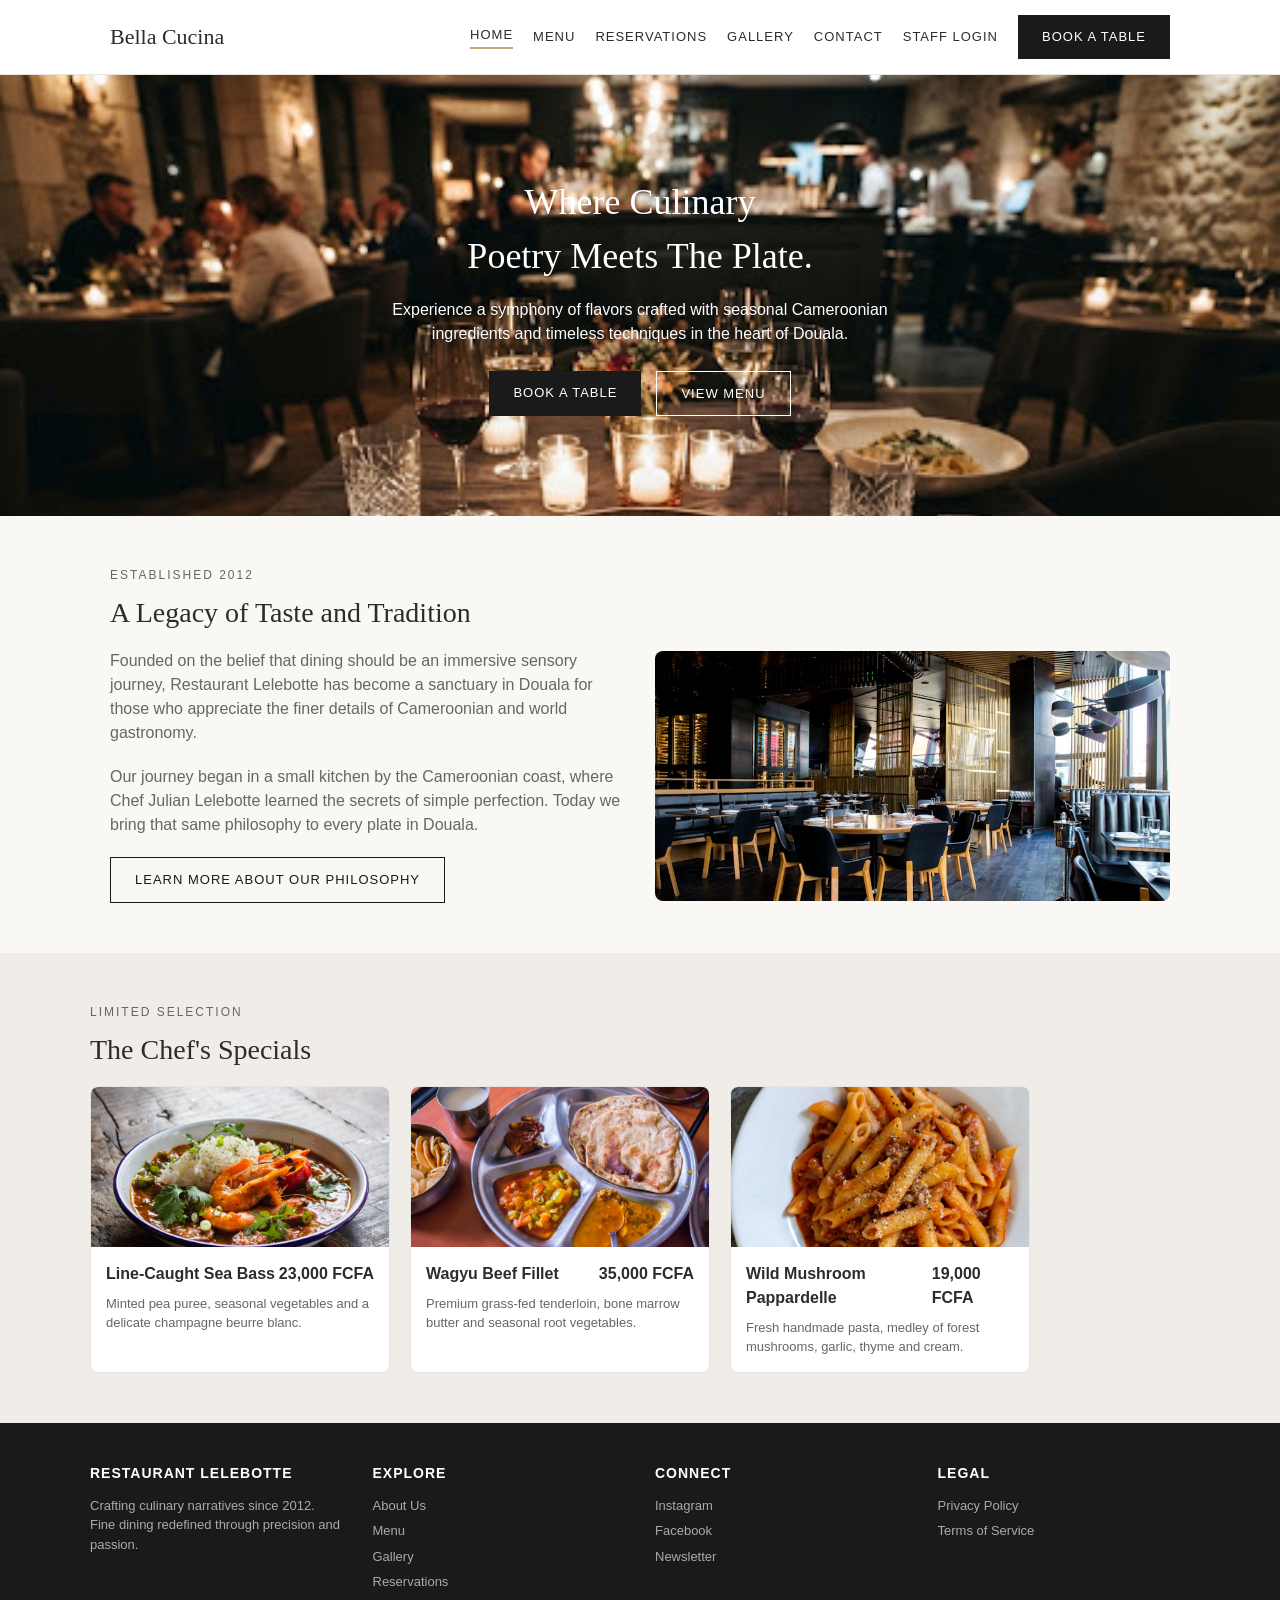
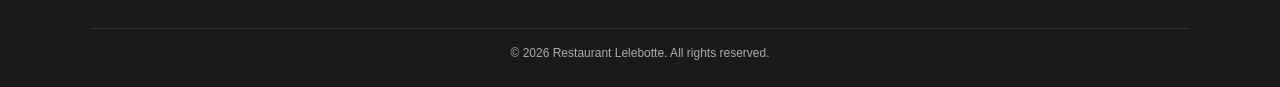
<file: index.html>
<!DOCTYPE html>
<html lang="en">

<head>
  <meta charset="UTF-8">
  <meta name="viewport" content="width=device-width, initial-scale=1.0">
  <title>Bella Cucina - Home</title>
  <link rel="stylesheet" href="style/reset.css">
  <link rel="stylesheet" href="style/general.css">
  <link rel="stylesheet" href="style/responsive.css">
</head>

<body>
  <div id="site-header"></div>

  <section class="hero">
    <h1>Where Culinary<br>Poetry Meets The Plate.</h1>
    <p>Experience a symphony of flavors crafted with seasonal Cameroonian ingredients and timeless techniques in the
      heart of Douala.</p>
    <div class="hero-buttons">
      <a href="pages/reservations.html" class="btn">Book a Table</a>
      <a href="pages/menu.html" class="btn btn-outline" style="border-color: white; color: white;">View Menu</a>
    </div>
  </section>

  <section class="section">
    <p class="section-label">Established 2012</p>
    <h2 class="section-title">A Legacy of Taste and Tradition</h2>
    <div class="story">
      <div class="story-content">
        <p class="section-text">
          Founded on the belief that dining should be an immersive sensory journey, Restaurant Lelebotte has become a
          sanctuary in Douala for those who appreciate the finer details of Cameroonian and world gastronomy.
        </p>
        <p class="section-text">
          Our journey began in a small kitchen by the Cameroonian coast, where Chef Julian Lelebotte learned the secrets
          of simple perfection. Today we bring that same philosophy to every plate in Douala.
        </p>
        <a href="pages/about.html" class="btn btn-outline">Learn more about our philosophy</a>
      </div>
      <div class="story-images">
        <img src="images/interior1.jpg" alt="Restaurant interior">
      </div>
    </div>
  </section>

  <section class="section" style="background-color: #f0ede8; max-width: 100%;">
    <div style="max-width: 1100px; margin: 0 auto;">
      <p class="section-label">Limited Selection</p>
      <h2 class="section-title">The Chef's Specials</h2>
      <div class="menu-grid">
        <div class="menu-item">
          <img src="images/food5.jpg" alt="Sea Bass">
          <div class="menu-item-body">
            <div class="menu-item-header">
              <h3>Line-Caught Sea Bass</h3>
              <span class="menu-item-price">23,000 FCFA</span>
            </div>
            <p>Minted pea puree, seasonal vegetables and a delicate champagne beurre blanc.</p>
          </div>
        </div>
        <div class="menu-item">
          <img src="images/steak.jpg" alt="Wagyu Beef">
          <div class="menu-item-body">
            <div class="menu-item-header">
              <h3>Wagyu Beef Fillet</h3>
              <span class="menu-item-price">35,000 FCFA</span>
            </div>
            <p>Premium grass-fed tenderloin, bone marrow butter and seasonal root vegetables.</p>
          </div>
        </div>
        <div class="menu-item">
          <img src="images/pasta.jpg" alt="Pasta">
          <div class="menu-item-body">
            <div class="menu-item-header">
              <h3>Wild Mushroom Pappardelle</h3>
              <span class="menu-item-price">19,000 FCFA</span>
            </div>
            <p>Fresh handmade pasta, medley of forest mushrooms, garlic, thyme and cream.</p>
          </div>
        </div>
      </div>
    </div>
  </section>

  <div id="site-footer"></div>

  <script src="js/layout.js"></script>
  <script src="js/main.js"></script>
  <script src="js/header.js"></script>
</body>

</html>
</file>
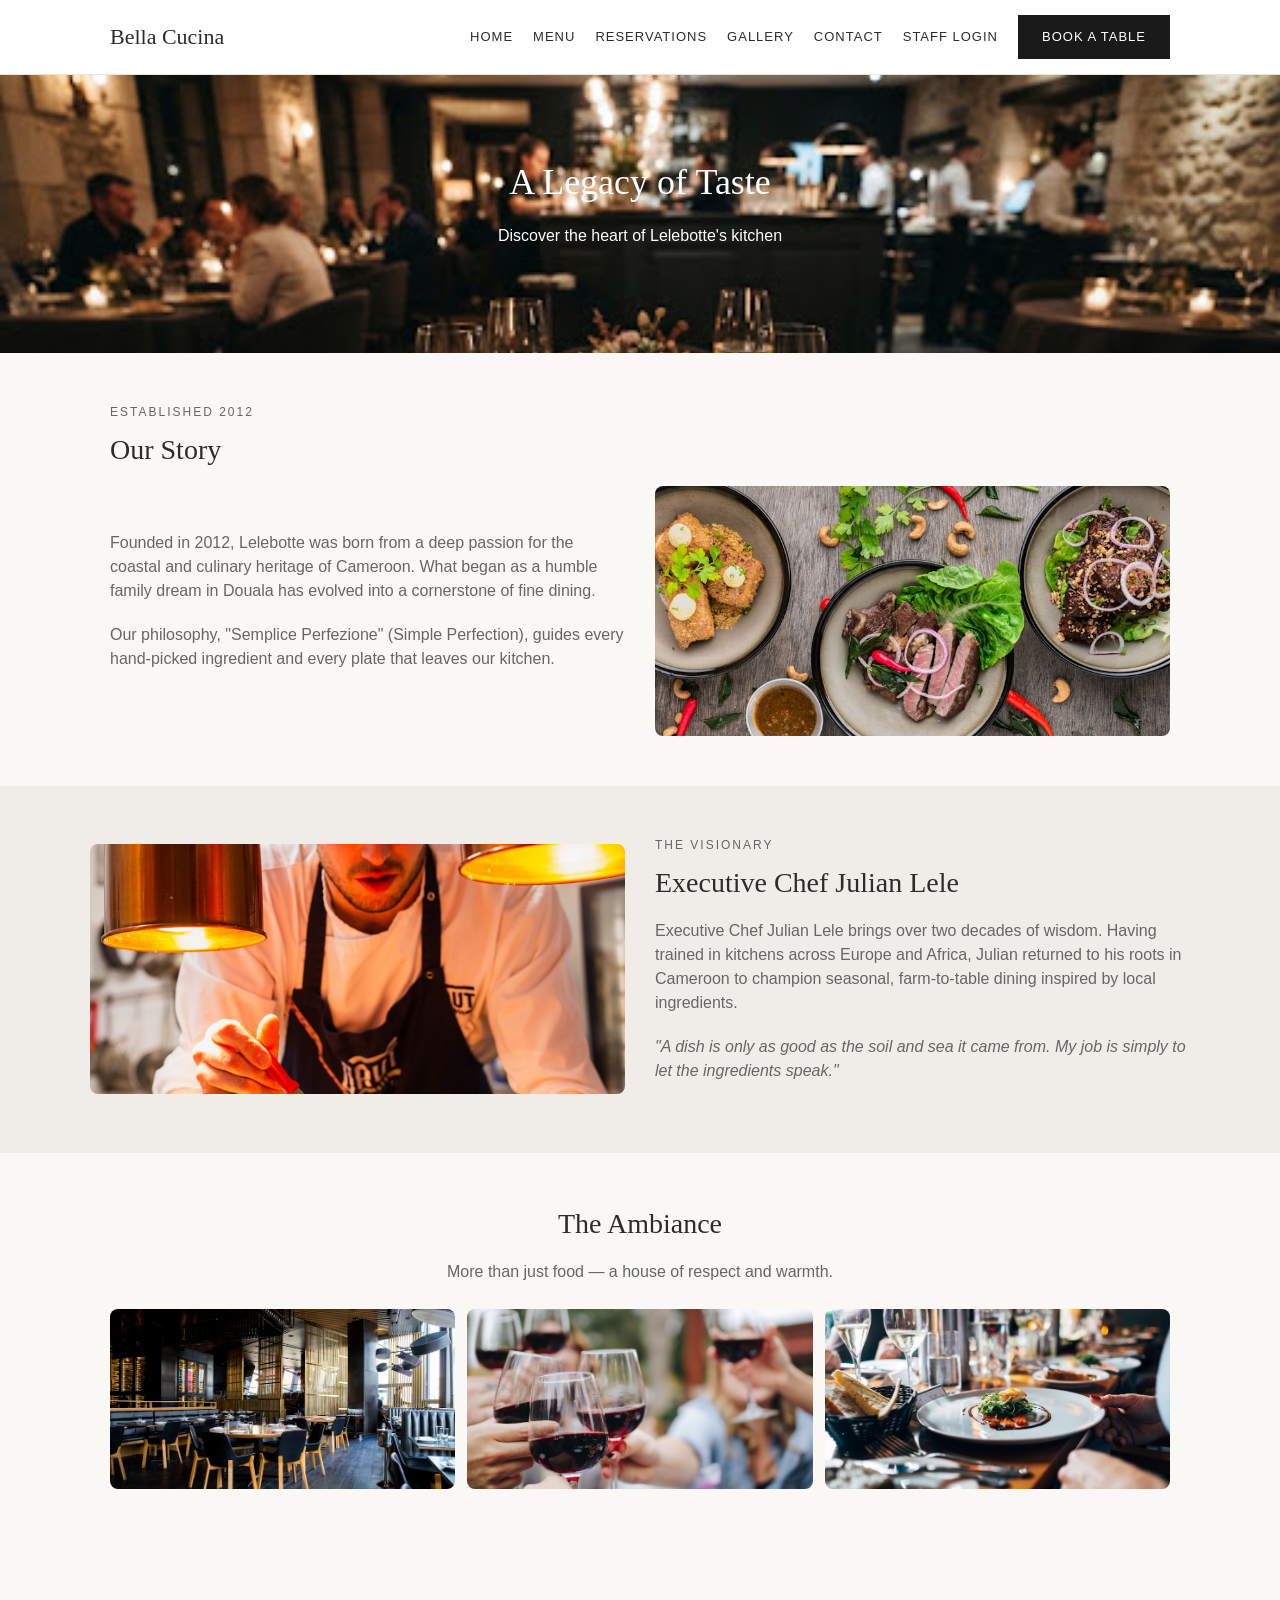
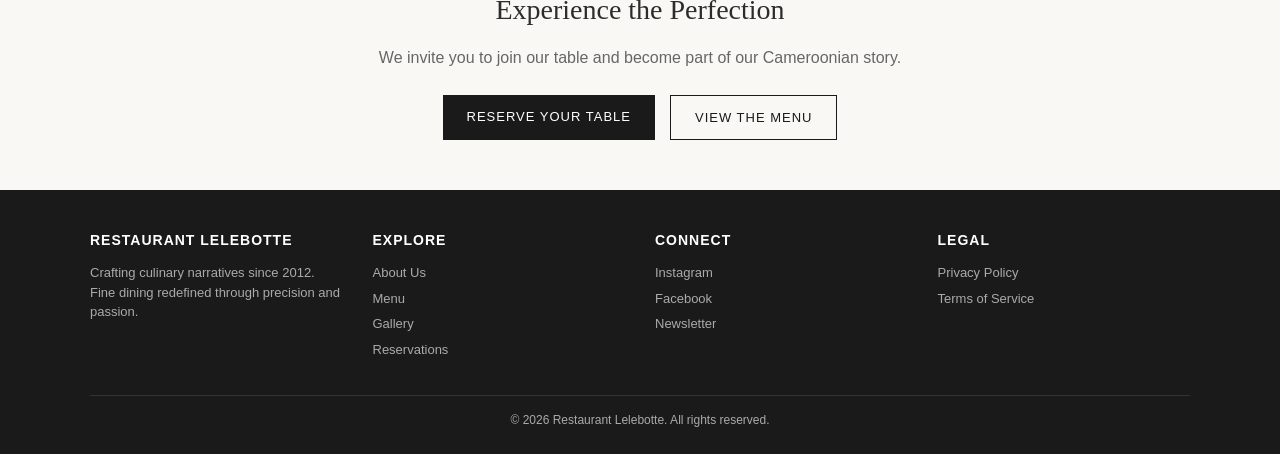
<file: pages/about.html>
<!DOCTYPE html>
<html lang="en">

<head>
  <meta charset="UTF-8">
  <meta name="viewport" content="width=device-width, initial-scale=1.0">
  <title>About Us -Bella Cucina</title>
  <link rel="stylesheet" href="../style/reset.css">
  <link rel="stylesheet" href="../style/general.css">
  <link rel="stylesheet" href="../style/responsive.css">
</head>

<body>

  <!-- Header is injected by js/layout.js -->
  <div id="site-header"></div>

  <section class="hero" style="padding: 80px 20px;">
    <h1>A Legacy of Taste</h1>
    <p>Discover the heart of Lelebotte's kitchen</p>
  </section>

  <section class="section">
    <p class="section-label">Established 2012</p>
    <h2 class="section-title">Our Story</h2>
    <div class="story">
      <div class="story-content">
        <p class="section-text">
          Founded in 2012, Lelebotte was born from a deep passion for the coastal and culinary heritage of Cameroon.
          What began as a humble family dream in Douala has evolved into a cornerstone of fine dining.
        </p>
        <p class="section-text">
          Our philosophy, "Semplice Perfezione" (Simple Perfection), guides every hand-picked ingredient and every plate
          that leaves our kitchen.
        </p>
      </div>
      <div class="story-images">
        <img src="../images/food2.jpg" alt="Signature dish">
      </div>
    </div>
  </section>

  <section class="section" style="background-color: #f0ede8; max-width: 100%;">
    <div style="max-width: 1100px; margin: 0 auto;">
      <div class="story">
        <div class="story-images">
          <img src="../images/chef.jpg" alt="Chef Julian Lele">
        </div>
        <div class="story-content">
          <p class="section-label">The Visionary</p>
          <h2 class="section-title">Executive Chef Julian Lele</h2>
          <p class="section-text">
            Executive Chef Julian Lele brings over two decades of wisdom. Having trained in kitchens across Europe and
            Africa, Julian returned to his roots in Cameroon to champion seasonal, farm-to-table dining inspired by
            local ingredients.
          </p>
          <p class="section-text" style="font-style: italic;">
            "A dish is only as good as the soil and sea it came from. My job is simply to let the ingredients speak."
          </p>
        </div>
      </div>
    </div>
  </section>

  <section class="section">
    <h2 class="section-title text-center">The Ambiance</h2>
    <p class="section-text text-center" style="margin: 0 auto 25px;">
      More than just food — a house of respect and warmth.
    </p>
    <div class="gallery-grid">
      <img src="../images/interior1.jpg" alt="Main dining hall">
      <img src="../images/wine.jpg" alt="Wine cellar">
      <img src="../images/interior3.jpg" alt="Private seating">
    </div>
  </section>

  <section class="section text-center">
    <h2 class="section-title">Experience the Perfection</h2>
    <p class="section-text" style="margin: 0 auto 25px;">
      We invite you to join our table and become part of our Cameroonian story.
    </p>
    <div class="hero-buttons">
      <a href="reservations.html" class="btn">Reserve Your Table</a>
      <a href="menu.html" class="btn btn-outline">View the Menu</a>
    </div>
  </section>

  <!-- Footer is injected by js/layout.js -->
  <div id="site-footer"></div>

  <script src="../js/layout.js"></script>
  <script src="../js/main.js"></script>
</body>

</html>
</file>
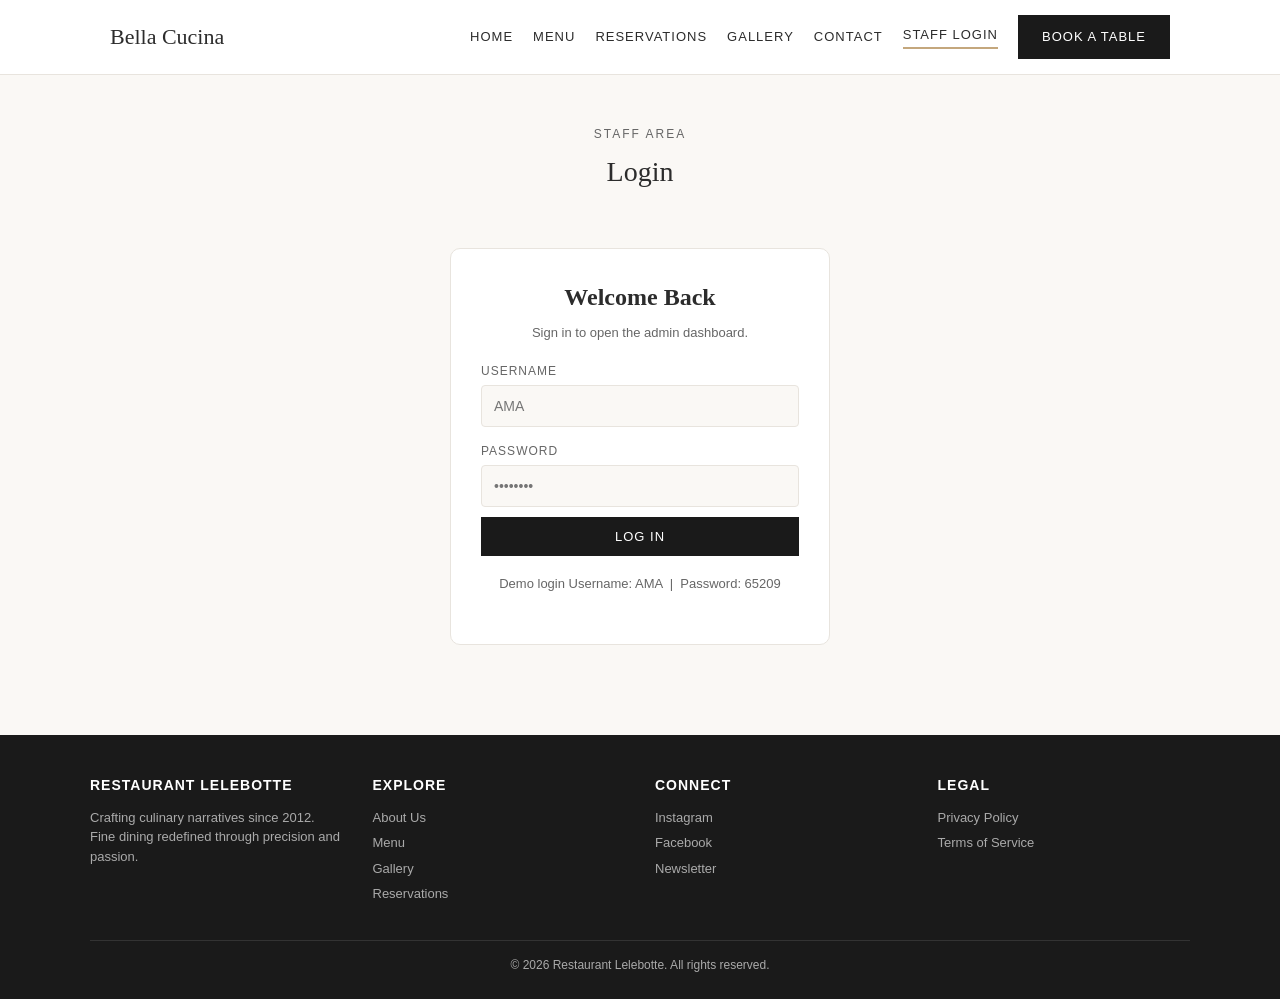
<file: pages/admin.html>
<!DOCTYPE html>
<html lang="en">

<head>
  <meta charset="UTF-8">
  <meta name="viewport" content="width=device-width, initial-scale=1.0">
  <title>Admin Dashboard - Bella Cucina</title>
  <link rel="stylesheet" href="../style/reset.css">
  <link rel="stylesheet" href="../style/general.css">
  <link rel="stylesheet" href="../style/responsive.css">
</head>

<body>

  <div id="site-header"></div>

  <section class="section">
    <div class="admin-header">
      <div>
        <p class="section-label">Staff Area</p>
        <h1 class="section-title">Reservations Dashboard</h1>
      </div>
      <button id="logout-btn" class="btn btn-outline">Log Out</button>
    </div>

    <div class="admin-summary" id="admin-summary"></div>

    <div id="admin-list"></div>
  </section>

  <div id="site-footer"></div>

  <script src="../js/layout.js"></script>
  <script src="../js/admin.js"></script>
</body>

</html>
</file>
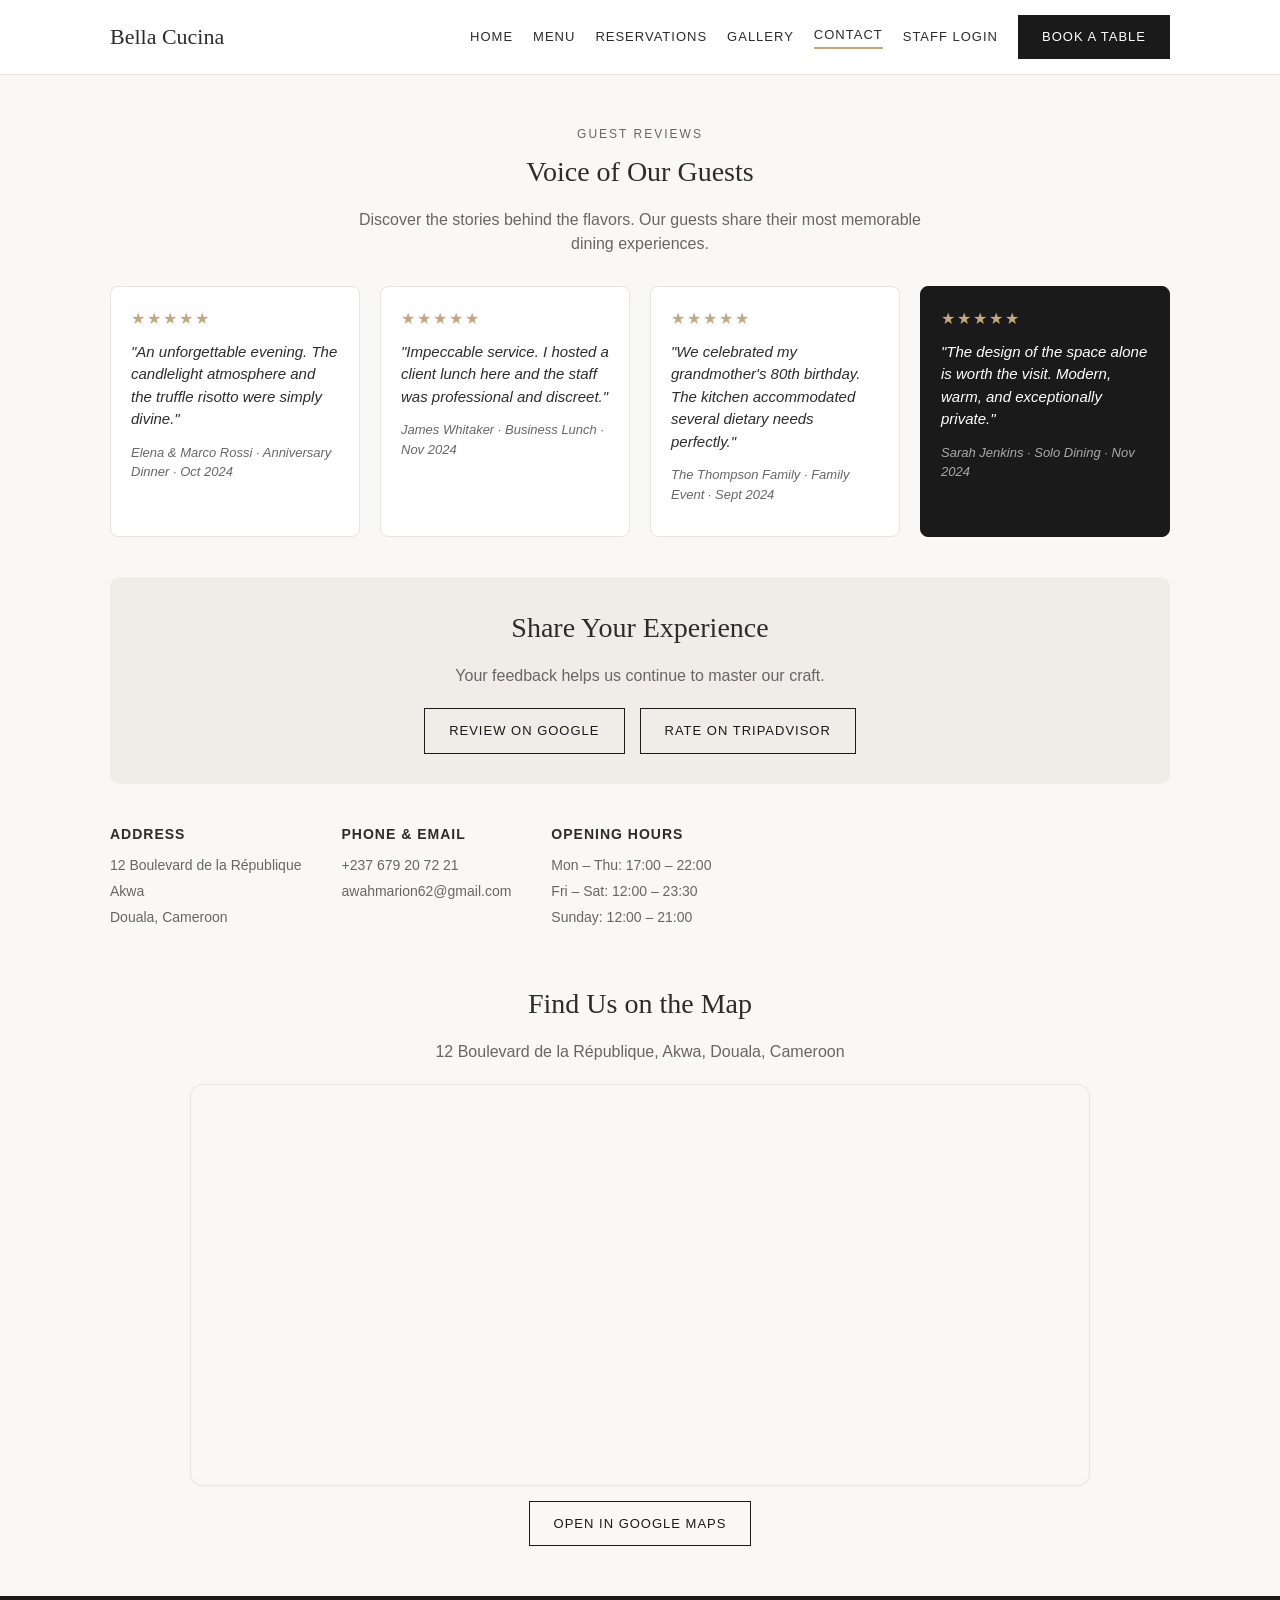
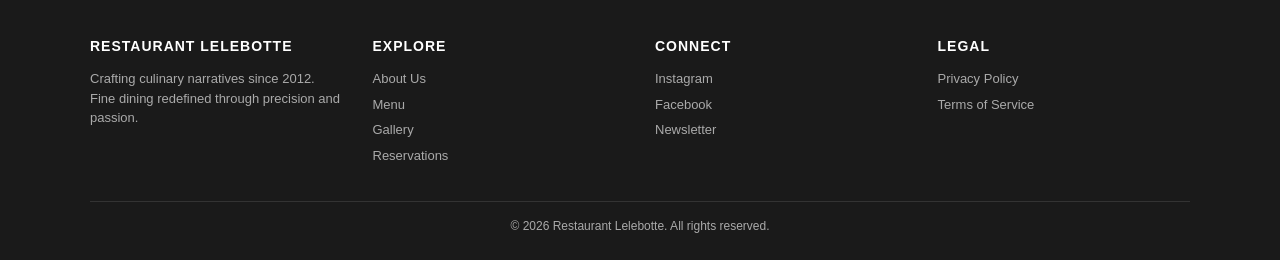
<file: pages/contact.html>
<!DOCTYPE html>
<html lang="en">

<head>
  <meta charset="UTF-8">
  <meta name="viewport" content="width=device-width, initial-scale=1.0">
  <title>Contact - Bella Cucina</title>
  <link rel="stylesheet" href="../style/reset.css">
  <link rel="stylesheet" href="../style/general.css">
  <link rel="stylesheet" href="../style/responsive.css">
</head>

<body>


  <div id="site-header"></div>

  <section class="section">
    <p class="section-label text-center">Guest Reviews</p>
    <h1 class="section-title text-center">Voice of Our Guests</h1>
    <p class="section-text text-center" style="margin: 0 auto 30px;">
      Discover the stories behind the flavors. Our guests share their most memorable dining experiences.
    </p>

    <div class="testimonial-grid">
      <div class="testimonial">
        <div class="stars">★★★★★</div>
        <p>"An unforgettable evening. The candlelight atmosphere and the truffle risotto were simply divine."</p>
        <p class="author">Elena & Marco Rossi · Anniversary Dinner · Oct 2024</p>
      </div>
      <div class="testimonial">
        <div class="stars">★★★★★</div>
        <p>"Impeccable service. I hosted a client lunch here and the staff was professional and discreet."</p>
        <p class="author">James Whitaker · Business Lunch · Nov 2024</p>
      </div>
      <div class="testimonial">
        <div class="stars">★★★★★</div>
        <p>"We celebrated my grandmother's 80th birthday. The kitchen accommodated several dietary needs perfectly."</p>
        <p class="author">The Thompson Family · Family Event · Sept 2024</p>
      </div>
      <div class="testimonial dark">
        <div class="stars">★★★★★</div>
        <p>"The design of the space alone is worth the visit. Modern, warm, and exceptionally private."</p>
        <p class="author">Sarah Jenkins · Solo Dining · Nov 2024</p>
      </div>
    </div>

    <div style="text-align: center; margin-top: 40px; padding: 30px; background-color: #f0ede8; border-radius: 10px;">
      <h2 class="section-title">Share Your Experience</h2>
      <p class="section-text" style="margin: 0 auto 20px;">Your feedback helps us continue to master our craft.</p>
      <div class="hero-buttons">
        <a href="#" class="btn btn-outline">Review on Google</a>
        <a href="#" class="btn btn-outline">Rate on TripAdvisor</a>
      </div>
    </div>

    <div class="contact-info">
      <div class="contact-block">
        <h3>Address</h3>
        <p>12 Boulevard de la République</p>
        <p>Akwa</p>
        <p>Douala, Cameroon</p>
      </div>
      <div class="contact-block">
        <h3>Phone & Email</h3>
        <p>+237 679 20 72 21</p>
        <p>awahmarion62@gmail.com</p>
      </div>
      <div class="contact-block">
        <h3>Opening Hours</h3>
        <p>Mon – Thu: 17:00 – 22:00</p>
        <p>Fri – Sat: 12:00 – 23:30</p>
        <p>Sunday: 12:00 – 21:00</p>
      </div>
    </div>

    <div class="map-section">
      <h2 class="section-title text-center">Find Us on the Map</h2>
      <p class="section-text text-center" style="margin: 0 auto 20px;">
        12 Boulevard de la République, Akwa, Douala, Cameroon
      </p>
      <div class="map-container">
        <iframe
          src="https://maps.google.com/maps?q=Boulevard+de+la+République,+Akwa,+Douala,+Cameroon&t=&z=15&ie=UTF8&iwloc=&output=embed"
          width="100%" height="400" style="border:0;" allowfullscreen="" loading="lazy"
          referrerpolicy="no-referrer-when-downgrade">
        </iframe>
      </div>
      <p class="text-center" style="margin-top: 15px;">
        <a href="https://www.google.com/maps/search/?api=1&query=Boulevard+de+la+République,+Akwa,+Douala,+Cameroon"
          target="_blank" class="btn btn-outline">
          Open in Google Maps
        </a>
      </p>
    </div>

  </section>


  <div id="site-footer"></div>

  <script src="../js/layout.js"></script>
  <script src="../js/main.js"></script>
</body>

</html>
</file>
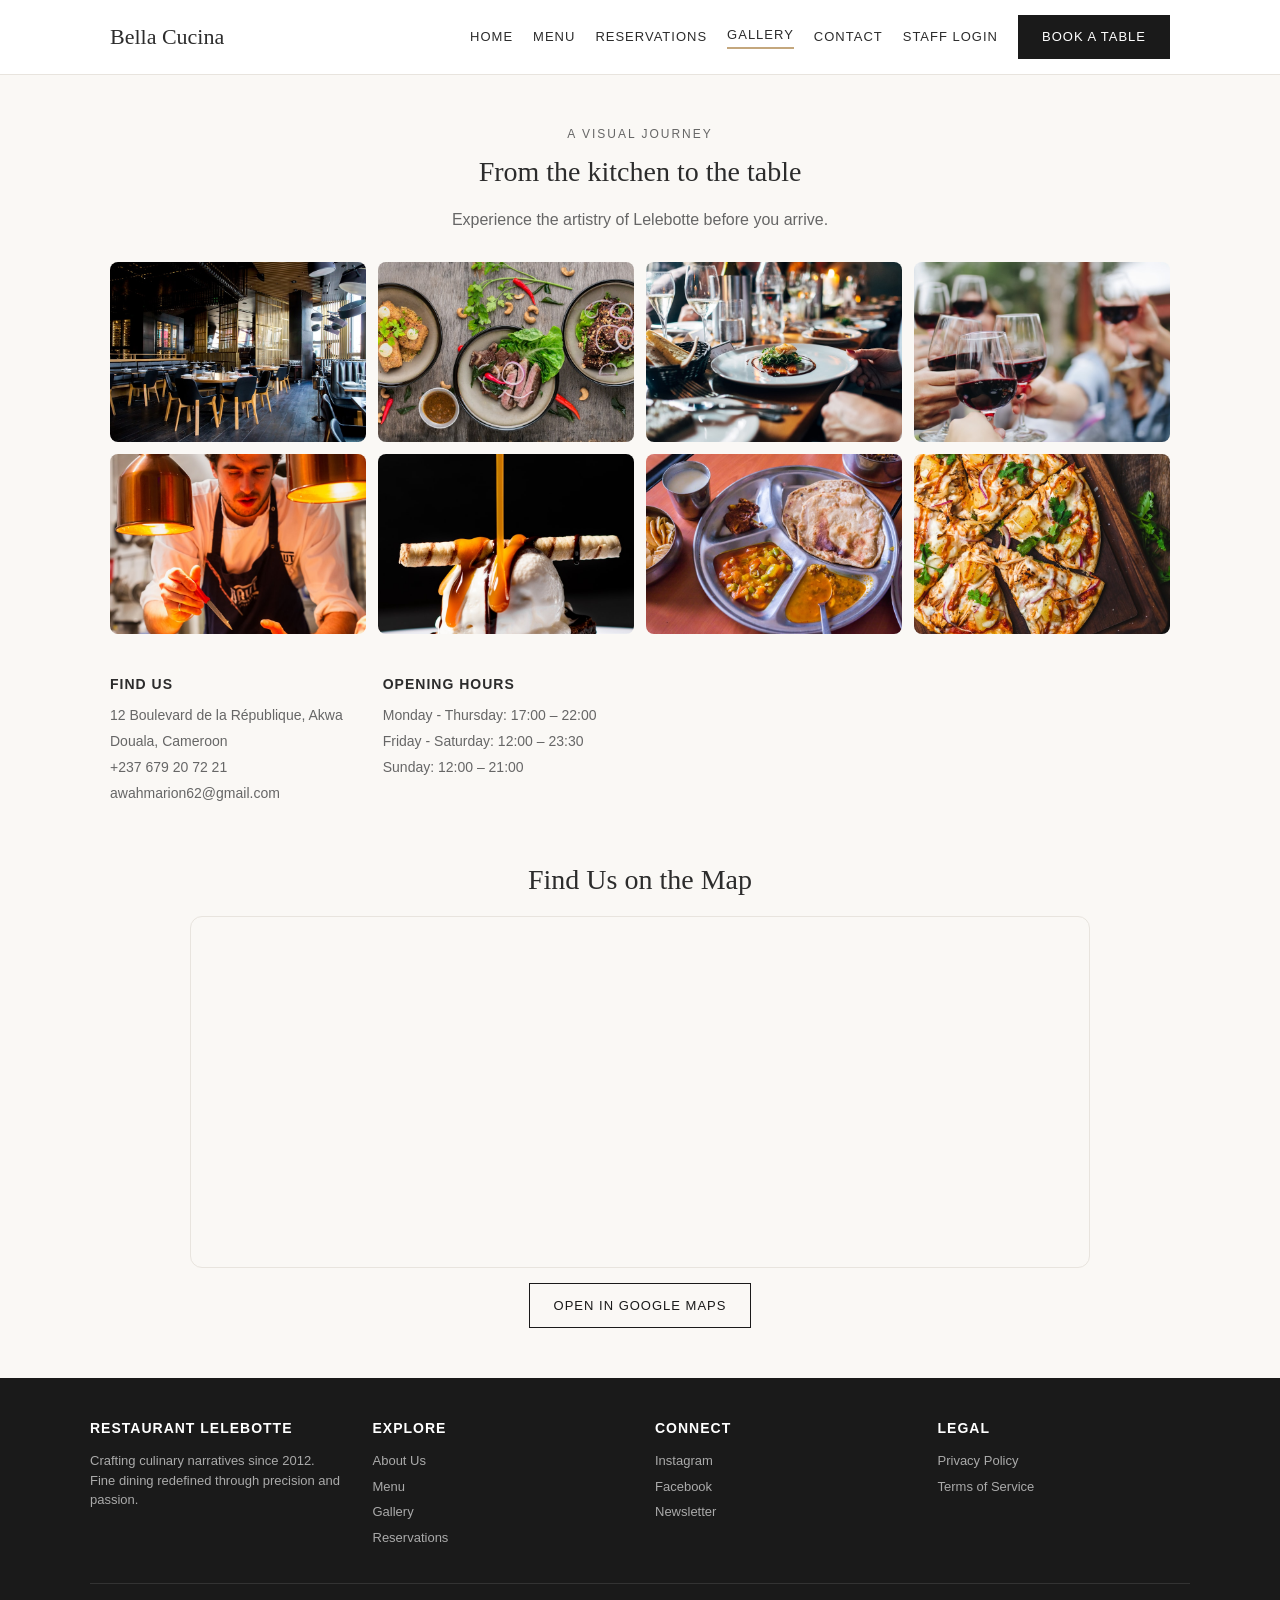
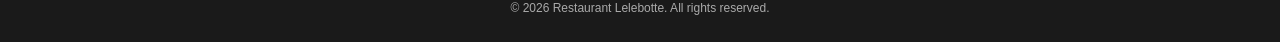
<file: pages/gallery.html>
<!DOCTYPE html>
<html lang="en">

<head>
  <meta charset="UTF-8">
  <meta name="viewport" content="width=device-width, initial-scale=1.0">
  <title>Gallery - Bella Cucina</title>
  <link rel="stylesheet" href="../style/reset.css">
  <link rel="stylesheet" href="../style/general.css">
  <link rel="stylesheet" href="../style/responsive.css">
</head>

<body>

  <div id="site-header"></div>

  <section class="section">
    <p class="section-label text-center">A Visual Journey</p>
    <h1 class="section-title text-center">From the kitchen to the table</h1>
    <p class="section-text text-center" style="margin: 0 auto 30px;">
      Experience the artistry of Lelebotte before you arrive.
    </p>

    <div class="gallery-grid">
      <img src="../images/interior1.jpg" alt="Dining room">
      <img src="../images/food2.jpg" alt="Gourmet dish">
      <img src="../images/interior3.jpg" alt="Restaurant interior">
      <img src="../images/wine.jpg" alt="Wine">
      <img src="../images/chef.jpg" alt="Chef at work">
      <img src="../images/dessert1.jpg" alt="Dessert">
      <img src="../images/steak.jpg" alt="Steak">
      <img src="../images/food4.jpg" alt="Plated dish">
    </div>

    <div class="contact-info">
      <div class="contact-block">
        <h3>Find Us</h3>
        <p>12 Boulevard de la République, Akwa</p>
        <p>Douala, Cameroon</p>
        <p>+237 679 20 72 21</p>
        <p>awahmarion62@gmail.com</p>
      </div>
      <div class="contact-block">
        <h3>Opening Hours</h3>
        <p>Monday - Thursday: 17:00 – 22:00</p>
        <p>Friday - Saturday: 12:00 – 23:30</p>
        <p>Sunday: 12:00 – 21:00</p>
      </div>
    </div>

    <div class="map-section">
      <h2 class="section-title text-center">Find Us on the Map</h2>
      <div class="map-container">
        <iframe
          src="https://maps.google.com/maps?q=Boulevard+de+la+République,+Akwa,+Douala,+Cameroon&t=&z=15&ie=UTF8&iwloc=&output=embed"
          width="100%" height="350" style="border:0;" allowfullscreen="" loading="lazy"
          referrerpolicy="no-referrer-when-downgrade">
        </iframe>
      </div>
      <p class="text-center" style="margin-top: 15px;">
        <a href="https://www.google.com/maps/search/?api=1&query=Boulevard+de+la+République,+Akwa,+Douala,+Cameroon"
          target="_blank" class="btn btn-outline">
          Open in Google Maps
        </a>
      </p>
    </div>

  </section>

  <!-- Footer is injected by js/layout.js -->
  <div id="site-footer"></div>

  <script src="../js/layout.js"></script>
  <script src="../js/main.js"></script>
</body>

</html>
</file>
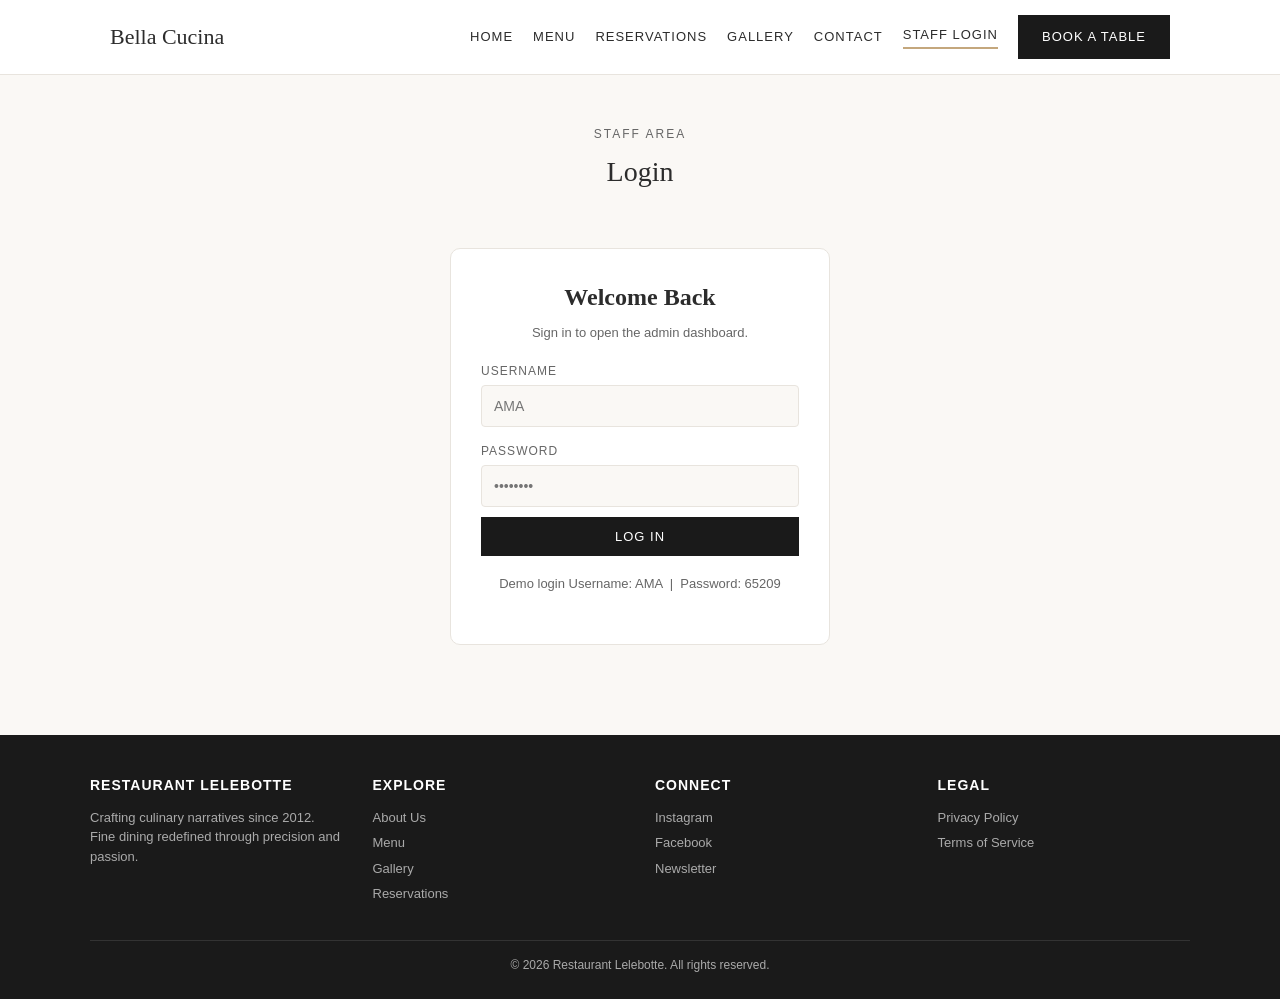
<file: pages/login.html>
<!DOCTYPE html>
<html lang="en">

<head>
  <meta charset="UTF-8">
  <meta name="viewport" content="width=device-width, initial-scale=1.0">
  <title>Staff Login -Bella Cucina</title>
  <link rel="stylesheet" href="../style/reset.css">
  <link rel="stylesheet" href="../style/general.css">
  <link rel="stylesheet" href="../style/responsive.css">
</head>

<body>

  <div id="site-header"></div>

  <section class="section">
    <p class="section-label text-center">Staff Area</p>
    <h1 class="section-title text-center">Login</h1>

    <div class="login-wrapper">
      <div class="login-box">
        <h2>Welcome Back</h2>
        <p>Sign in to open the admin dashboard.</p>

        <form id="login-form">
          <div class="form-group" style="margin-bottom: 15px;">
            <label for="username">Username</label>
            <input type="text" id="username" name="username" placeholder="AMA">
          </div>
          <div class="form-group">
            <label for="password">Password</label>
            <input type="password" id="password" name="password" placeholder="••••••••">
          </div>
          <button type="submit" class="btn">Log In</button>
          <p class="form-error" id="login-error">Wrong username or password. Please try again.</p>
        </form>

        <p class="login-hint">Demo login Username: AMA &nbsp;|&nbsp; Password: 65209</p>
      </div>
    </div>
  </section>

  <div id="site-footer"></div>

  <script src="../js/layout.js"></script>
  <script src="../js/auth.js"></script>
</body>

</html>
</file>
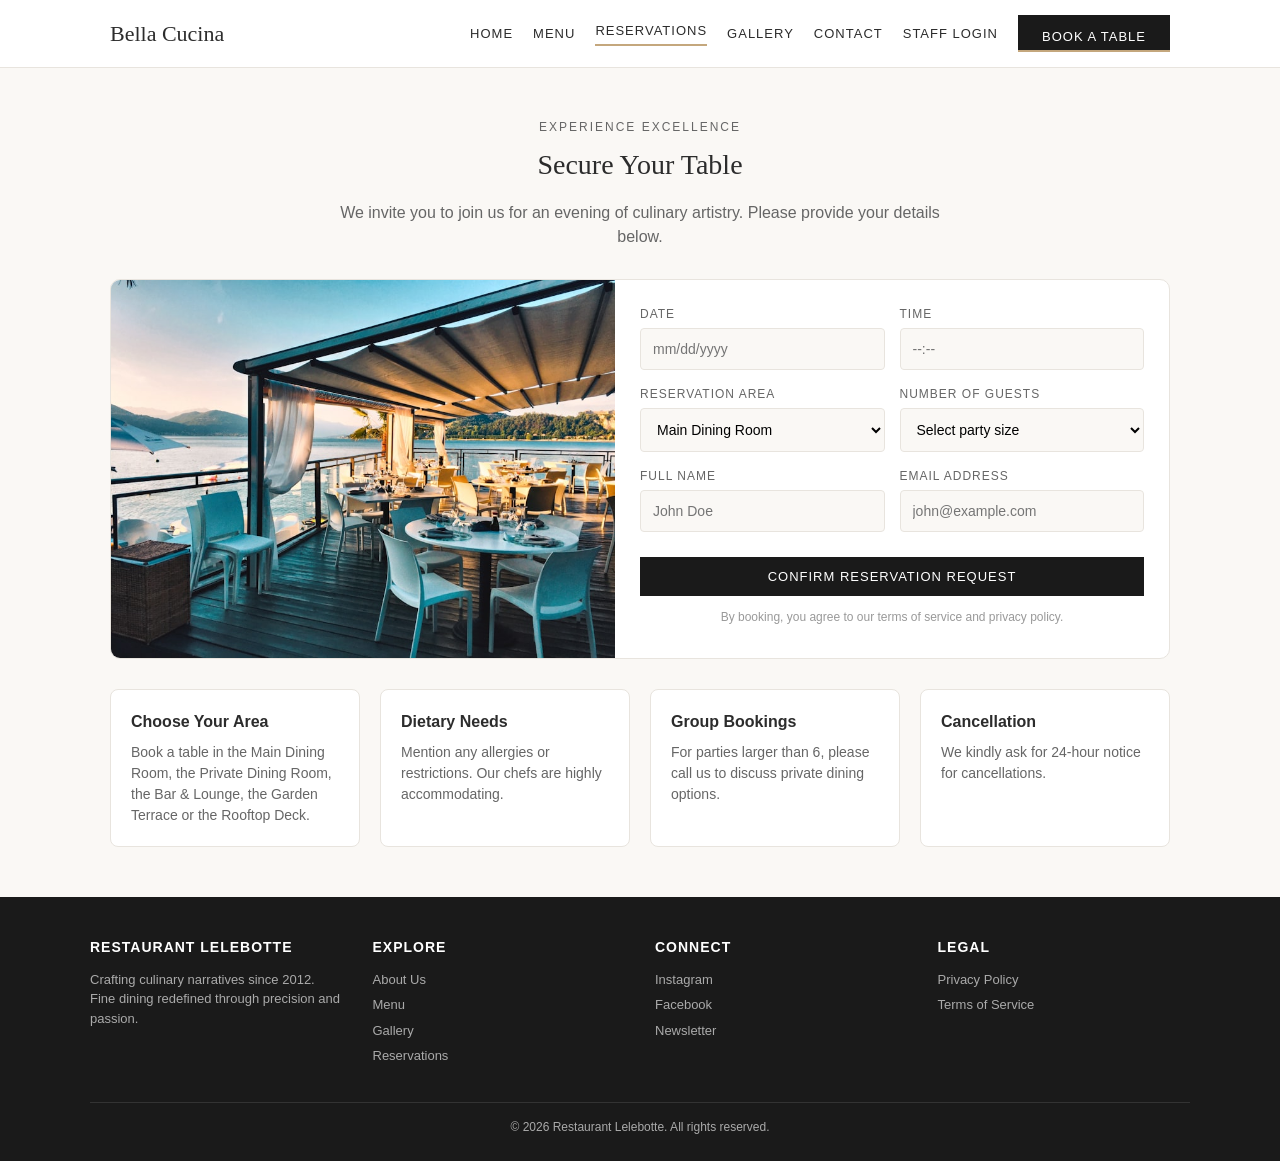
<file: pages/reservations.html>
<!DOCTYPE html>
<html lang="en">

<head>
  <meta charset="UTF-8">
  <meta name="viewport" content="width=device-width, initial-scale=1.0">
  <title>Reservations -Bella Cucina</title>
  <link rel="stylesheet" href="../style/reset.css">
  <link rel="stylesheet" href="../style/general.css">
  <link rel="stylesheet" href="../style/responsive.css">
</head>

<body>

  <!-- Header is injected by js/layout.js -->
  <div id="site-header"></div>

  <section class="section">
    <p class="section-label text-center">Experience Excellence</p>
    <h1 class="section-title text-center">Secure Your Table</h1>
    <p class="section-text text-center" style="margin: 0 auto 30px;">
      We invite you to join us for an evening of culinary artistry. Please provide your details below.
    </p>

    <div class="reserve-box">
      <div class="reserve-image">
        <img src="../images/interior2.jpg" alt="Restaurant dining room">
      </div>
      <div class="reserve-form">
        <form action="#" method="get">
          <div class="form-row">
            <div class="form-group">
              <label for="date">Date</label>
              <input type="text" id="date" name="date" placeholder="mm/dd/yyyy">
            </div>
            <div class="form-group">
              <label for="time">Time</label>
              <input type="text" id="time" name="time" placeholder="--:--">
            </div>
          </div>
          <div class="form-row">
            <div class="form-group">
              <label for="area">Reservation Area</label>
              <select id="area" name="area">
                <option value="Main Dining Room">Main Dining Room</option>
                <option value="Private Dining Room">Private Dining Room</option>
                <option value="Bar & Lounge">Bar & Lounge</option>
                <option value="Garden Terrace">Garden Terrace</option>
                <option value="Rooftop Deck">Rooftop Deck</option>
              </select>
            </div>
            <div class="form-group">
              <label for="guests">Number of Guests</label>
              <select id="guests" name="guests">
                <option value="">Select party size</option>
                <option value="1">1 Guest</option>
                <option value="2">2 Guests</option>
                <option value="3">3 Guests</option>
                <option value="4">4 Guests</option>
                <option value="5">5 Guests</option>
                <option value="6">6+ Guests</option>
              </select>
            </div>
          </div>
          <div class="form-row">
            <div class="form-group">
              <label for="name">Full Name</label>
              <input type="text" id="name" name="name" placeholder="John Doe">
            </div>
            <div class="form-group">
              <label for="email">Email Address</label>
              <input type="email" id="email" name="email" placeholder="john@example.com">
            </div>
          </div>
          <button type="submit" class="btn">Confirm Reservation Request</button>
          <p style="font-size: 12px; color: #999; margin-top: 12px; text-align: center;">
            By booking, you agree to our terms of service and privacy policy.
          </p>
        </form>
      </div>
    </div>

    <div class="cards" style="margin-top: 30px;">
      <div class="card">
        <h3>Choose Your Area</h3>
        <p>Book a table in the Main Dining Room, the Private Dining Room, the Bar & Lounge, the Garden Terrace or the
          Rooftop Deck.</p>
      </div>
      <div class="card">
        <h3>Dietary Needs</h3>
        <p>Mention any allergies or restrictions. Our chefs are highly accommodating.</p>
      </div>
      <div class="card">
        <h3>Group Bookings</h3>
        <p>For parties larger than 6, please call us to discuss private dining options.</p>
      </div>
      <div class="card">
        <h3>Cancellation</h3>
        <p>We kindly ask for 24-hour notice for cancellations.</p>
      </div>
    </div>
  </section>

  <!-- Footer is injected by js/layout.js -->
  <div id="site-footer"></div>

  <script src="../js/layout.js"></script>
  <script src="../js/main.js"></script>
</body>

</html>
</file>
<file: style/general.css>
:root {
  --bg: #faf8f5;
  --dark: #1a1a1a;
  --text: #2c2c2c;
  --light: #666666;
  --white: #ffffff;
  --gold: #c4a77d;
  --border: #e8e4de;
}

body {
  font-family: Arial, sans-serif;
  background-color: var(--bg);
  color: var(--text);
}

/* Header */
.header {
  background-color: var(--white);
  border-bottom: 1px solid var(--border);
}

.header-inner {
  max-width: 1100px;
  margin: 0 auto;
  padding: 15px 20px;
  display: flex;
  align-items: center;
  justify-content: space-between;
  flex-wrap: wrap;
  gap: 15px;
}

.logo {
  font-family: Georgia, serif;
  font-size: 22px;
}

.nav {
  display: flex;
  align-items: center;
  gap: 20px;
  flex-wrap: wrap;
}

.nav a {
  font-size: 13px;
  text-transform: uppercase;
  letter-spacing: 1px;
}

.nav a:hover {
  color: var(--gold);
}

.nav a.active {
  border-bottom: 2px solid var(--gold);
  padding-bottom: 3px;
}

/* Buttons */
.btn {
  display: inline-block;
  padding: 12px 24px;
  font-size: 13px;
  text-transform: uppercase;
  letter-spacing: 1px;
  background-color: var(--dark);
  color: var(--white);
}

.btn:hover {
  background-color: #333;
}

.btn-outline {
  background-color: transparent;
  border: 1px solid var(--dark);
  color: var(--dark);
}

.btn-outline:hover {
  background-color: var(--dark);
  color: var(--white);
}

/* Hero */
.hero {
  background-image: url('../images/main homepage.jpg'); 
  background-size: cover;
  background-repeat: no-repeat;
  color: var(--white);
  text-align: center;
  justify-content: center;
  padding: 100px 20px;
}

.hero h1 {
  font-family: Georgia, serif;
  font-size: 36px;
  font-weight: normal;
  margin-bottom: 15px;
}

.hero p {
  max-width: 500px;
  margin: 0 auto 25px;
  font-size: 16px;
}

.hero-buttons {
  display: flex;
  gap: 15px;
  justify-content: center;
  flex-wrap: wrap;
}

/* Sections */
.section {
  max-width: 1100px;
  margin: 0 auto;
  padding: 50px 20px;
}

.section-label {
  font-size: 12px;
  text-transform: uppercase;
  letter-spacing: 2px;
  color: var(--light);
  margin-bottom: 8px;
}

.section-title {
  font-family: Georgia, serif;
  font-size: 28px;
  font-weight: normal;
  margin-bottom: 15px;
}

.section-text {
  color: var(--light);
  max-width: 600px;
  margin-bottom: 20px;
}

/* Story / two columns */
.story {
  display: flex;
  gap: 30px;
  flex-wrap: wrap;
  align-items: center;
}

.story-content {
  flex: 1;
  min-width: 250px;
}

.story-images {
  flex: 1;
  min-width: 250px;
}

.story-images img {
  width: 100%;
  border-radius: 8px;
  height: 250px;
  object-fit: cover;
}

/* Cards */
.cards {
  display: flex;
  gap: 20px;
  flex-wrap: wrap;
}

.card {
  background-color: var(--white);
  border: 1px solid var(--border);
  border-radius: 8px;
  padding: 20px;
  flex: 1;
  min-width: 220px;
}

.card h3 {
  font-size: 16px;
  margin-bottom: 8px;
}

.card p {
  font-size: 14px;
  color: var(--light);
}

/* Menu */
.menu-tabs {
  display: flex;
  gap: 20px;
  margin-bottom: 30px;
  flex-wrap: wrap;
  border-bottom: 1px solid var(--border);
  padding-bottom: 10px;
}

.menu-tabs a {
  font-size: 13px;
  text-transform: uppercase;
  letter-spacing: 1px;
  color: var(--light);
}

.menu-tabs a.active {
  color: var(--text);
  border-bottom: 2px solid var(--gold);
  padding-bottom: 8px;
}

.menu-category {
  margin-bottom: 40px;
}

.menu-category h2 {
  font-family: Georgia, serif;
  font-size: 22px;
  margin-bottom: 20px;
}

.menu-grid {
  display: flex;
  flex-wrap: wrap;
  gap: 20px;
}

.menu-item {
  background-color: var(--white);
  border: 1px solid var(--border);
  border-radius: 8px;
  overflow: hidden;
  width: 300px;
}

.menu-item img {
  width: 100%;
  height: 160px;
  object-fit: cover;
}

.menu-item-body {
  padding: 15px;
}

.menu-item-header {
  display: flex;
  justify-content: space-between;
  margin-bottom: 8px;
}

.menu-item-header h3 {
  font-size: 16px;
}

.menu-item-price {
  font-weight: bold;
}

.menu-item p {
  font-size: 13px;
  color: var(--light);
}

/* Reservations */
.reserve-box {
  display: flex;
  gap: 0;
  flex-wrap: wrap;
  background-color: var(--white);
  border: 1px solid var(--border);
  border-radius: 10px;
  overflow: hidden;
}

.reserve-image {
  flex: 1;
  min-width: 250px;
}

.reserve-image img {
  width: 100%;
  height: 100%;
  min-height: 280px;
  object-fit: cover;
}

.reserve-form {
  flex: 1;
  min-width: 280px;
  padding: 25px;
}

.form-row {
  display: flex;
  gap: 15px;
  margin-bottom: 15px;
  flex-wrap: wrap;
}

.form-group {
  flex: 1;
  min-width: 130px;
}

.form-group label {
  display: block;
  font-size: 12px;
  text-transform: uppercase;
  letter-spacing: 1px;
  color: var(--light);
  margin-bottom: 5px;
}

.form-group input,
.form-group select {
  width: 100%;
  padding: 12px;
  border: 1px solid var(--border);
  border-radius: 4px;
  background-color: var(--bg);
  font-size: 14px;
}

.reserve-form .btn {
  width: 100%;
  text-align: center;
  margin-top: 10px;
}

/* Gallery */
.gallery-grid {
  display: flex;
  flex-wrap: wrap;
  gap: 12px;
}

.gallery-grid img {
  width: 250px;
  height: 180px;
  object-fit: cover;
  border-radius: 8px;
  flex-grow: 1;
}

/* Testimonials */
.testimonial-grid {
  display: flex;
  flex-wrap: wrap;
  gap: 20px;
}

.testimonial {
  background-color: var(--white);
  border: 1px solid var(--border);
  border-radius: 8px;
  padding: 20px;
  flex: 1;
  min-width: 250px;
}

.testimonial.dark {
  background-color: var(--dark);
  color: var(--white);
  border-color: var(--dark);
}

.testimonial .stars {
  color: var(--gold);
  margin-bottom: 10px;
  letter-spacing: 2px;
}

.testimonial p {
  font-size: 15px;
  margin-bottom: 12px;
  font-style: italic;
}

.testimonial .author {
  font-size: 13px;
  color: var(--light);
}

.testimonial.dark .author {
  color: #aaa;
}

/* Contact */
.contact-info {
  display: flex;
  flex-wrap: wrap;
  gap: 40px;
  margin-top: 40px;
}

.contact-block h3 {
  font-size: 14px;
  text-transform: uppercase;
  letter-spacing: 1px;
  margin-bottom: 10px;
}

.contact-block p {
  font-size: 14px;
  color: var(--light);
  margin-bottom: 5px;
}

/* Footer */
.footer {
  background-color: var(--dark);
  color: #aaa;
  padding: 40px 20px 25px;
}

.footer-inner {
  max-width: 1100px;
  margin: 0 auto;
  display: flex;
  flex-wrap: wrap;
  gap: 30px;
  margin-bottom: 30px;
}

.footer-col {
  flex: 1;
  min-width: 150px;
}

.footer-col h4 {
  color: var(--white);
  font-size: 14px;
  text-transform: uppercase;
  letter-spacing: 1px;
  margin-bottom: 12px;
}

.footer-col p,
.footer-col a {
  font-size: 13px;
  display: block;
  margin-bottom: 6px;
}

.footer-col a:hover {
  color: var(--white);
}

.footer-bottom {
  max-width: 1100px;
  margin: 0 auto;
  padding-top: 15px;
  border-top: 1px solid #333;
  font-size: 12px;
  text-align: center;
}

/* Helpers */
.text-center {
  text-align: center;
}

/* Mobile menu button */
.menu-btn {
  display: none;
  background: none;
  border: none;
  font-size: 24px;
  cursor: pointer;
  color: var(--dark);
  padding: 5px 10px;
}

/* ===== Blind Box ===== */
.blind-box-section {
  background-color: #1a1a1a;
  color: #fff;
  text-align: center;
  padding: 40px 20px;
  border-radius: 12px;
  margin: 40px 0;
}

.blind-box-section h2 {
  font-family: Georgia, serif;
  font-size: 26px;
  margin-bottom: 10px;
}

.blind-box-section p {
  color: #ccc;
  margin-bottom: 20px;
}

#blind-box-btn {
  background-color: #c4a77d;
  color: #1a1a1a;
  border: none;
  padding: 14px 32px;
  font-size: 15px;
  text-transform: uppercase;
  letter-spacing: 1px;
  cursor: pointer;
  border-radius: 4px;
}

#blind-box-btn:hover {
  background-color: #d4b78d;
}

#blind-box-result {
  display: none;
  margin-top: 25px;
}

#blind-box-result.show {
  display: block;
}

.blind-reveal {
  background-color: #2a2a2a;
  padding: 20px;
  border-radius: 10px;
  max-width: 320px;
  margin: 0 auto;
}

.blind-reveal img {
  width: 100%;
  height: 180px;
  object-fit: cover;
  border-radius: 8px;
  margin-bottom: 12px;
}

.blind-reveal h3 {
  font-family: Georgia, serif;
  margin-bottom: 6px;
}

.blind-reveal .price {
  color: #c4a77d;
  font-weight: bold;
  margin-bottom: 8px;
}

.blind-reveal .tag {
  color: #c4a77d;
  font-size: 13px;
  margin-top: 10px;
}

/* ===== Time-to-table Tracker ===== */
.tracker-section {
  background-color: #fff;
  border: 1px solid #e8e4de;
  border-radius: 12px;
  padding: 30px 20px;
  margin: 40px 0;
}

.tracker-section h2 {
  font-family: Georgia, serif;
  font-size: 24px;
  margin-bottom: 8px;
  text-align: center;
}

.tracker-section > p {
  text-align: center;
  color: #666;
  margin-bottom: 25px;
}

.tracker-steps {
  display: flex;
  justify-content: space-between;
  flex-wrap: wrap;
  gap: 10px;
  margin-bottom: 20px;
}

.tracker-step {
  flex: 1;
  min-width: 100px;
  text-align: center;
  padding: 12px 8px;
  border-radius: 8px;
  background-color: #f0ede8;
  font-size: 13px;
  color: #666;
  transition: 0.3s;
}

.tracker-step.active {
  background-color: #c4a77d;
  color: #1a1a1a;
  font-weight: bold;
}

.tracker-step.done {
  background-color: #1a1a1a;
  color: #fff;
}

.tracker-info {
  text-align: center;
  margin: 15px 0;
  font-size: 18px;
}

.tracker-info span {
  font-weight: bold;
  color: #c4a77d;
}

.tracker-buttons {
  text-align: center;
  margin-top: 15px;
}

.tracker-buttons button {
  margin: 5px;
}

#next-step {
  display: none;
}

/* ===== 3D Dish Preview Modal ===== */
.dish-modal {
  display: none;
  position: fixed;
  top: 0;
  left: 0;
  width: 100%;
  height: 100%;
  background-color: rgba(0, 0, 0, 0.75);
  z-index: 200;
  justify-content: center;
  align-items: center;
}

.dish-modal.show {
  display: flex;
}

.modal-content {
  background-color: #fff;
  border-radius: 12px;
  padding: 25px;
  max-width: 400px;
  width: 90%;
  text-align: center;
  position: relative;
}

.modal-content img {
  width: 100%;
  height: 260px;
  object-fit: cover;
  border-radius: 8px;
  margin-bottom: 15px;
  transition: transform 0.1s linear;
  transform-style: preserve-3d;
}

.modal-content h3 {
  font-family: Georgia, serif;
  margin-bottom: 15px;
}

#close-modal {
  position: absolute;
  top: 10px;
  right: 15px;
  background: none;
  border: none;
  font-size: 24px;
  cursor: pointer;
  color: #333;
}

.preview-3d-btn {
  display: inline-block;
  margin-top: 8px;
  padding: 6px 12px;
  font-size: 12px;
  background-color: transparent;
  border: 1px solid #c4a77d;
  color: #c4a77d;
  cursor: pointer;
  border-radius: 4px;
  text-transform: uppercase;
  letter-spacing: 0.5px;
}

.preview-3d-btn:hover {
  background-color: #c4a77d;
  color: #1a1a1a;
}

.ar-note {
  font-size: 12px;
  color: #999;
  margin-top: 10px;
}

/* Google Map */
.map-section {
  margin-top: 50px;
}

.map-container {
  border-radius: 12px;
  overflow: hidden;
  border: 1px solid var(--border);
  max-width: 900px;
  margin: 0 auto;
}

.map-container iframe {
  display: block;
  width: 100%;
}

.login-wrapper {
  display: flex;
  justify-content: center;
  padding: 40px 20px;
}

.login-box {
  background-color: var(--white);
  border: 1px solid var(--border);
  border-radius: 10px;
  padding: 30px;
  width: 100%;
  max-width: 380px;
}

.login-box h2 {
  font-family: Georgia, serif;
  font-size: 24px;
  margin-bottom: 8px;
  text-align: center;
}

.login-box > p {
  text-align: center;
  color: var(--light);
  font-size: 13px;
  margin-bottom: 20px;
}

.login-box .btn {
  width: 100%;
  text-align: center;
  margin-top: 10px;
}

.form-error {
  color: #b23b3b;
  font-size: 13px;
  text-align: center;
  margin-top: 12px;
  display: none;
}

.form-error.show {
  display: block;
}

.login-hint {
  text-align: center;
  font-size: 12px;
  color: var(--light);
  margin-top: 18px;
}

.admin-header {
  display: flex;
  justify-content: space-between;
  align-items: center;
  flex-wrap: wrap;
  gap: 15px;
  margin-bottom: 25px;
}

.admin-header .btn {
  padding: 10px 18px;
}

.admin-summary {
  display: flex;
  gap: 15px;
  flex-wrap: wrap;
  margin-bottom: 30px;
}

.admin-summary-box {
  background-color: var(--white);
  border: 1px solid var(--border);
  border-radius: 10px;
  padding: 18px 20px;
  flex: 1;
  min-width: 140px;
  text-align: center;
}

.admin-summary-box span {
  display: block;
  font-size: 26px;
  font-weight: bold;
  color: var(--gold);
}

.admin-summary-box p {
  font-size: 12px;
  text-transform: uppercase;
  letter-spacing: 1px;
  color: var(--light);
  margin-top: 5px;
}

.admin-card-header {
  display: flex;
  justify-content: space-between;
  align-items: flex-start;
  flex-wrap: wrap;
  gap: 10px;
  margin-bottom: 15px;
}

.admin-card-header h2 {
  font-family: Georgia, serif;
  font-size: 20px;
  text-align: left;
  margin-bottom: 4px;
}

.admin-details {
  font-size: 14px;
  color: var(--light);
  margin-bottom: 4px;
}

.admin-details strong {
  color: var(--text);
}

.admin-empty {
  text-align: center;
  color: var(--light);
  padding: 40px 0;
}

.admin-remove-btn {
  background-color: transparent;
  border: 1px solid var(--border);
  color: #b23b3b;
}
</file>
<file: style/responsive.css>
@media (max-width: 768px) {
  .menu-btn {
    display: block;
  }

  .nav {
    display: none;
    width: 100%;
    flex-direction: column;
    gap: 12px;
    padding-top: 10px;
  }

  .nav.show {
    display: flex;
  }

  .hero h1 {
    font-size: 26px;
  }

  .section {
    padding: 35px 20px;
  }

  .section-title {
    font-size: 24px;
  }

  .menu-item {
    width: 100%;
  }

  .gallery-grid img {
    width: 100%;
    height: 160px;
  }

  .reserve-image img {
    min-height: 200px;
  }
}

@media (max-width: 480px) {
  .hero {
    padding: 70px 20px;
  }

  .hero h1 {
    font-size: 22px;
  }

  .hero-buttons {
    flex-direction: column;
    align-items: center;
  }

  .btn {
    width: 100%;
    text-align: center;
  }

  .form-row {
    flex-direction: column;
  }
}

@media (max-width: 768px) {
  .tracker-steps {
    flex-direction: column;
  }

  .tracker-step {
    min-width: 100%;
  }
}
</file>
